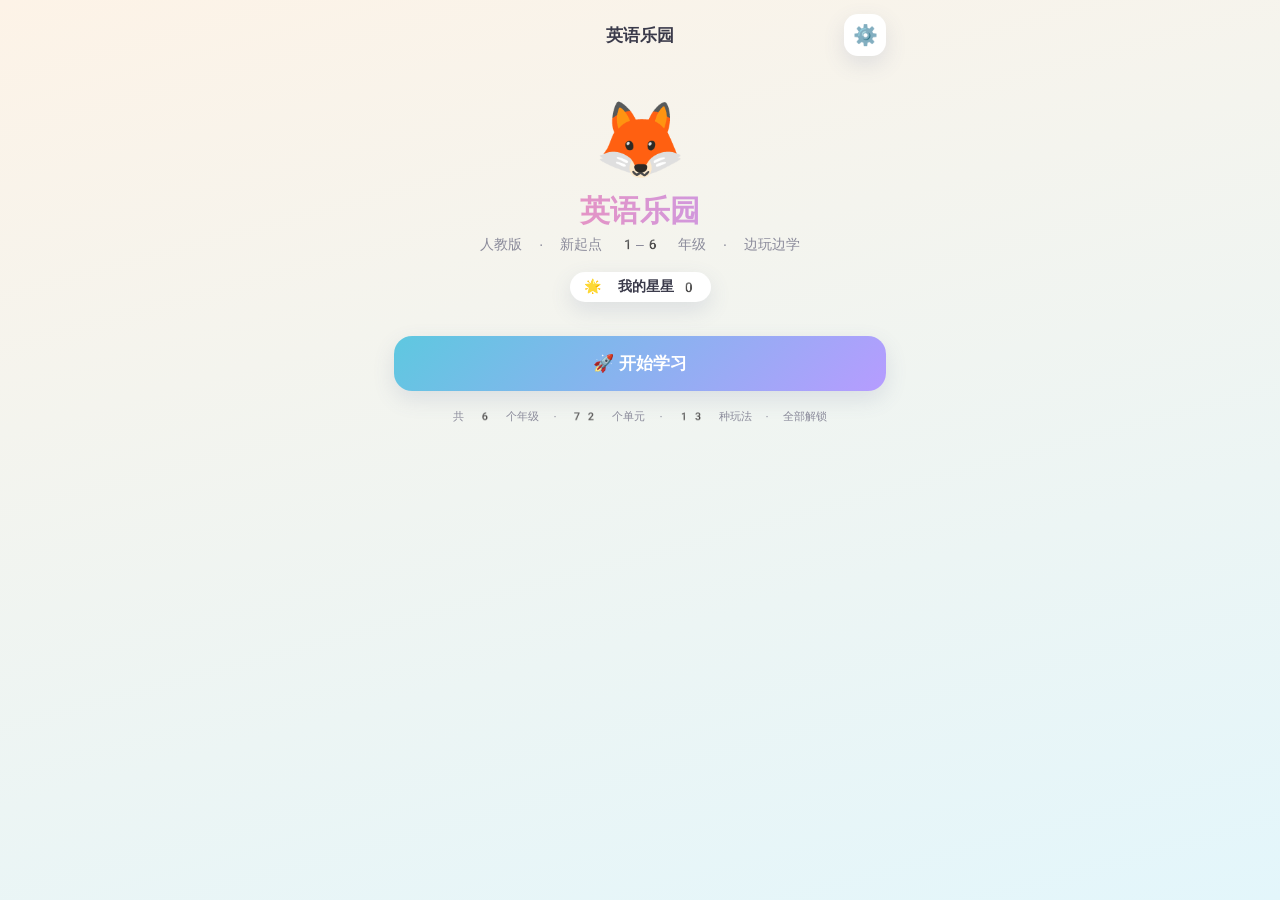
<file: index.html>
<!doctype html>
<html lang="zh-CN">
<head>
<meta charset="utf-8">
<meta name="viewport" content="width=device-width, initial-scale=1, maximum-scale=1, user-scalable=no">
<title>英语乐园 · 小学1-6年级 · 13种玩法</title>
<link rel="stylesheet" href="css/style.css">
</head>
<body>
<div id="app"></div>

<div id="settingsModal" class="modal hidden">
  <div class="modal-card">
    <h3>⚙️ 设置</h3>
    <div class="set-row"><label>🔊 英语发音</label><div id="ttsSwitch" class="switch on"></div></div>
    <div class="set-row"><label>语速</label><input id="rateRange" type="range" min="0.5" max="1.2" step="0.05" value="0.9"></div>
    <div class="set-row"><label>试听</label><button class="btn ghost" style="width:auto;padding:8px 16px" onclick="speak('Hello, welcome to English playground!')">🔊 播放</button></div>
    <button class="btn pink" style="margin-top:8px" onclick="closeSettings()">完成</button>
  </div>
</div>

<div id="toast" class="toast"></div>

<!-- 教材数据：人教版 新起点 1-6 年级（每年级一个文件） -->
<script src="js/data-g1.js"></script>
<script src="js/data-g2.js"></script>
<script src="js/data-g3.js"></script>
<script src="js/data-g4.js"></script>
<script src="js/data-g5.js"></script>
<script src="js/data-g6.js"></script>
<!-- 发音引擎：原生 TTS + 有道音频兜底（微信可用） -->
<script src="js/tts.js"></script>
<!-- 13 种玩法 -->
<script src="js/games.js"></script>
<!-- 主程序：状态、进度、导航、启动 -->
<script src="js/app.js"></script>
</body>
</html>
</file>
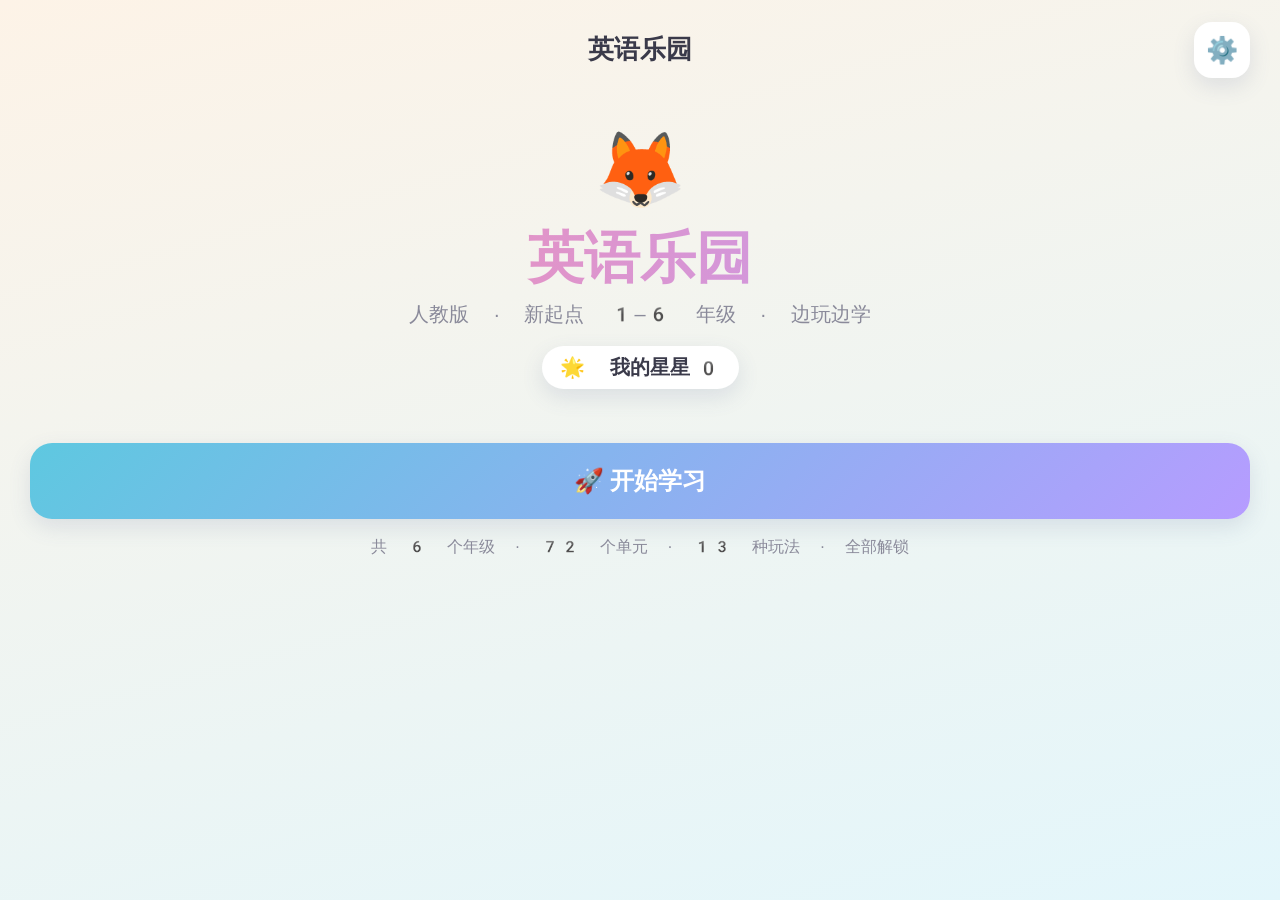
<file: android-app/app/src/main/assets/index.html>
<!doctype html>
<html lang="zh-CN">
<head>
<meta charset="utf-8">
<meta name="viewport" content="width=device-width, initial-scale=1, maximum-scale=1, user-scalable=no">
<title>英语乐园 · 小学1-6年级 · 13种玩法</title>
<link rel="stylesheet" href="css/style.css">
</head>
<body>
<div id="app"></div>

<div id="settingsModal" class="modal hidden">
  <div class="modal-card">
    <h3>⚙️ 设置</h3>
    <div class="set-row"><label>🔊 英语发音</label><div id="ttsSwitch" class="switch on"></div></div>
    <div class="set-row"><label>语速</label><input id="rateRange" type="range" min="0.5" max="1.2" step="0.05" value="0.9"></div>
    <div class="set-row"><label>试听</label><button class="btn ghost" style="width:auto;padding:8px 16px" onclick="speak('Hello, welcome to English playground!')">🔊 播放</button></div>
    <button class="btn pink" style="margin-top:8px" onclick="closeSettings()">完成</button>
  </div>
</div>

<div id="toast" class="toast"></div>

<!-- 教材数据：人教版 新起点 1-6 年级（每年级一个文件） -->
<script src="js/data-g1.js"></script>
<script src="js/data-g2.js"></script>
<script src="js/data-g3.js"></script>
<script src="js/data-g4.js"></script>
<script src="js/data-g5.js"></script>
<script src="js/data-g6.js"></script>
<!-- 发音引擎：原生 TTS + 有道音频兜底（微信可用） -->
<script src="js/tts.js"></script>
<!-- 13 种玩法 -->
<script src="js/games.js"></script>
<!-- 主程序：状态、进度、导航、启动 -->
<script src="js/app.js"></script>
<!-- 电视/机顶盒 D-pad 遥控适配（仅在 TV 模式启用，不影响手机/桌面） -->
<script src="js/tv.js"></script>
</body>
</html>
</file>
<file: css/style.css>
:root{
  --bg1:#fdf3e7; --bg2:#e3f6fb; --card:#ffffff; --ink:#3a3a4a; --sub:#8a8a9a;
  --pink:#ff8fa3; --blue:#5ec8e0; --yellow:#ffd166; --green:#7ed957; --purple:#b69cff;
  --shadow:0 8px 22px rgba(80,90,140,.14);
}
*{box-sizing:border-box;-webkit-tap-highlight-color:transparent}
html,body{margin:0;padding:0;height:100%}
body{
  font-family:-apple-system,BlinkMacSystemFont,"PingFang SC","Microsoft YaHei","Segoe UI Emoji","Apple Color Emoji","Noto Color Emoji",sans-serif;
  color:var(--ink);background:linear-gradient(165deg,var(--bg1),var(--bg2));
  min-height:100vh;display:flex;justify-content:center;
}
#app{width:100%;max-width:520px;min-height:100vh;padding:14px 14px 28px;position:relative}
.topbar{display:flex;align-items:center;gap:10px;margin-bottom:14px}
.topbar .back,.topbar .gear{
  width:42px;height:42px;border:none;border-radius:14px;background:#fff;box-shadow:var(--shadow);
  font-size:20px;cursor:pointer;display:flex;align-items:center;justify-content:center;flex:0 0 auto;
}
.topbar .title{flex:1;text-align:center;font-weight:800;font-size:17px;line-height:1.2}
.topbar .spacer{width:42px;flex:0 0 auto}
.hero{text-align:center;padding:26px 10px 10px}
.mascot{font-size:74px;animation:bob 2.4s ease-in-out infinite}
@keyframes bob{0%,100%{transform:translateY(0)}50%{transform:translateY(-8px)}}
.hero h1{font-size:30px;margin:8px 0 4px;background:linear-gradient(90deg,var(--pink),var(--purple));-webkit-background-clip:text;background-clip:text;color:transparent}
.hero p{color:var(--sub);margin:4px 0 18px;font-size:14px}
.stars-total{display:inline-flex;align-items:center;gap:6px;background:#fff;padding:6px 14px;border-radius:999px;box-shadow:var(--shadow);font-weight:700;font-size:14px}
.btn{
  border:none;border-radius:18px;padding:16px;font-size:17px;font-weight:700;color:#fff;cursor:pointer;
  background:linear-gradient(135deg,var(--blue),var(--purple));box-shadow:var(--shadow);width:100%;
  transition:transform .08s ease;
}
.btn:active{transform:scale(.97)}
.btn.pink{background:linear-gradient(135deg,var(--pink),#ff6f91)}
.btn.green{background:linear-gradient(135deg,var(--green),#3fc26b)}
.btn.ghost{background:#fff;color:var(--ink);box-shadow:var(--shadow)}
.grade-grid{display:grid;grid-template-columns:1fr 1fr;gap:14px;margin-top:8px}
.grade-card{background:var(--card);border-radius:22px;padding:18px 12px;box-shadow:var(--shadow);text-align:center;cursor:pointer;border:3px solid transparent;transition:transform .1s}
.grade-card:active{transform:scale(.97)}
.grade-card .g-emoji{font-size:46px}
.grade-card .g-name{font-weight:800;font-size:18px;margin-top:6px}
.grade-card .g-stars{color:var(--yellow);font-size:14px;margin-top:4px;font-weight:700}
.sec-title{font-size:16px;font-weight:800;margin:18px 4px 8px;display:flex;align-items:center;gap:8px}
.book-label{margin:14px 4px 6px;font-weight:800;color:var(--purple);font-size:15px}
.unit-grid{display:grid;grid-template-columns:1fr 1fr;gap:12px}
.unit-card{background:var(--card);border-radius:18px;padding:14px 12px;box-shadow:var(--shadow);cursor:pointer;position:relative;min-height:78px;display:flex;flex-direction:column;justify-content:center;transition:transform .1s}
.unit-card:active{transform:scale(.97)}
.unit-card .u-name{font-weight:700;font-size:13px;line-height:1.25}
.unit-card .u-stars{margin-top:6px;font-size:14px;letter-spacing:1px}
.mode-grid{display:grid;grid-template-columns:1fr 1fr;gap:12px;margin-top:10px}
.mode-card{background:var(--card);border-radius:20px;padding:14px 10px;box-shadow:var(--shadow);text-align:center;cursor:pointer;transition:transform .1s}
.mode-card:active{transform:scale(.97)}
.mode-card .m-icon{font-size:36px}
.mode-card .m-name{font-weight:800;font-size:15px;margin-top:5px}
.mode-card .m-desc{color:var(--sub);font-size:11px;margin-top:3px;line-height:1.3}
/* game */
.game-head{display:flex;align-items:center;justify-content:space-between;margin-bottom:10px;gap:8px}
.progress-pill{background:#fff;box-shadow:var(--shadow);border-radius:999px;padding:6px 14px;font-weight:700;font-size:14px}
.replay{width:46px;height:46px;border:none;border-radius:50%;background:#fff;box-shadow:var(--shadow);font-size:22px;cursor:pointer;flex:0 0 auto}
.big-emoji{font-size:96px;text-align:center;margin:6px 0 4px;filter:drop-shadow(0 6px 10px rgba(0,0,0,.08))}
.big-word{text-align:center;font-size:34px;font-weight:800;letter-spacing:1px;margin:6px 0}
.prompt{text-align:center;color:var(--sub);font-size:15px;margin-bottom:12px}
.options{display:grid;grid-template-columns:1fr 1fr;gap:12px}
.opt{background:var(--card);border-radius:18px;padding:16px 8px;box-shadow:var(--shadow);text-align:center;cursor:pointer;border:3px solid transparent;min-height:84px;display:flex;flex-direction:column;align-items:center;justify-content:center;gap:6px;font-size:22px;font-weight:700;transition:transform .08s}
.opt:active{transform:scale(.96)}
.opt .opt-zh{font-size:12px;color:var(--sub);font-weight:600}
.opt.opt-text{font-size:16px;line-height:1.3;padding:14px 10px}
.opt.correct{border-color:var(--green);background:#eafbe7}
.opt.wrong{border-color:var(--pink);background:#ffeef1;animation:shake .4s}
@keyframes shake{0%,100%{transform:translateX(0)}25%{transform:translateX(-6px)}75%{transform:translateX(6px)}}
.feedback{text-align:center;font-size:16px;font-weight:800;min-height:24px;margin-top:10px}
.feedback.ok{color:#3fc26b}.feedback.no{color:#ff6f91}
/* spelling */
.answer-box{min-height:56px;background:#fff;border-radius:16px;box-shadow:var(--shadow);display:flex;align-items:center;justify-content:center;gap:6px;flex-wrap:wrap;padding:8px;margin:6px 0 14px;font-size:26px;font-weight:800;letter-spacing:2px}
.tiles{display:flex;flex-wrap:wrap;gap:10px;justify-content:center}
.tile{width:46px;height:52px;border-radius:14px;background:linear-gradient(135deg,var(--blue),var(--purple));color:#fff;font-size:24px;font-weight:800;display:flex;align-items:center;justify-content:center;cursor:pointer;box-shadow:var(--shadow)}
.tile:active{transform:scale(.92)}
.tile.used{visibility:hidden}
/* memory */
.mem-grid{display:grid;grid-template-columns:repeat(4,1fr);gap:10px}
.mem-card{aspect-ratio:1/1;background:linear-gradient(135deg,var(--yellow),#ffb347);border-radius:16px;display:flex;align-items:center;justify-content:center;font-size:30px;cursor:pointer;box-shadow:var(--shadow);user-select:none;transition:transform .1s}
.mem-card:active{transform:scale(.95)}
.mem-card.flipped{background:#fff}
.mem-card.matched{background:#eafbe7;opacity:.7;pointer-events:none}
.mem-card .face{display:none}
.mem-card.flipped .face,.mem-card.matched .face{display:flex}
.mem-card .back{font-size:26px}
.mem-card.flipped .back,.mem-card.matched .back{display:none}
/* read */
.read-score{font-size:54px;font-weight:800;text-align:center;margin:4px 0}
.mic-btn{width:96px;height:96px;border-radius:50%;border:none;background:linear-gradient(135deg,var(--pink),#ff6f91);color:#fff;font-size:42px;cursor:pointer;box-shadow:var(--shadow);display:block;margin:14px auto}
.mic-btn.listening{background:linear-gradient(135deg,var(--green),#3fc26b);animation:flash .6s infinite}
@keyframes flash{0%,100%{opacity:1}50%{opacity:.6}}
.read-hint{text-align:center;color:var(--sub);font-size:14px;min-height:20px}
/* sentence building */
.sent-slots{min-height:64px;background:#fff;border-radius:16px;box-shadow:var(--shadow);padding:10px;display:flex;flex-wrap:wrap;gap:8px;align-items:center;justify-content:center;margin:6px 0 12px}
.sent-slots .sw{background:linear-gradient(135deg,var(--blue),var(--purple));color:#fff;border-radius:12px;padding:8px 12px;font-weight:800;font-size:16px;cursor:pointer}
.sent-bank{display:flex;flex-wrap:wrap;gap:8px;justify-content:center}
.sent-bank .bw{background:#fff;box-shadow:var(--shadow);border-radius:12px;padding:9px 13px;font-weight:700;font-size:16px;cursor:pointer}
.sent-bank .bw.used{visibility:hidden}
.sent-zh{text-align:center;color:var(--sub);font-size:14px;margin:8px 0}
/* buckets (分类) */
.buckets{display:grid;grid-template-columns:1fr 1fr 1fr;gap:10px;margin:12px 0}
.bucket{background:#fff;border-radius:16px;box-shadow:var(--shadow);padding:10px 6px;text-align:center;cursor:pointer;min-height:86px;border:3px dashed #dfe3f0;display:flex;flex-direction:column;align-items:center;justify-content:center;gap:4px}
.bucket .bk-emoji{font-size:22px}
.bucket .bk-name{font-weight:800;font-size:12px;line-height:1.2}
.bucket .bk-count{font-size:11px;color:var(--sub);font-weight:700}
.bucket.active{border-color:var(--purple);background:#f6f2ff}
.bucket.hit{border-color:var(--green);background:#eafbe7}
.bucket.miss{border-color:var(--pink);background:#ffeef1}
.word-pool{display:flex;flex-wrap:wrap;gap:8px;justify-content:center;margin:10px 0}
.wp-item{background:#fff;box-shadow:var(--shadow);border-radius:12px;padding:8px 12px;font-weight:700;cursor:pointer;font-size:15px}
.wp-item.sel{background:linear-gradient(135deg,var(--blue),var(--purple));color:#fff}
.wp-item.gone{visibility:hidden}
/* 消消乐 */
.xgrid{display:grid;grid-template-columns:repeat(4,1fr);gap:9px}
.xcell{aspect-ratio:1/1.1;background:#fff;border-radius:14px;box-shadow:var(--shadow);display:flex;flex-direction:column;align-items:center;justify-content:center;gap:2px;cursor:pointer;font-size:26px;padding:4px;border:3px solid transparent;transition:transform .1s}
.xcell:active{transform:scale(.95)}
.xcell .cx{font-size:11px;font-weight:800;text-align:center;line-height:1.1;word-break:break-word}
.xcell.sel{border-color:var(--purple);background:#f6f2ff}
.xcell.gone{opacity:0;pointer-events:none;transform:scale(.6)}
/* 限时挑战 */
.timer-wrap{height:12px;background:#fff;border-radius:999px;box-shadow:var(--shadow);overflow:hidden;margin:6px 0 10px}
.timer-bar{height:100%;width:100%;background:linear-gradient(90deg,var(--green),var(--yellow));transition:width .2s linear}
.timer-bar.low{background:linear-gradient(90deg,var(--pink),#ff6f91)}
.combo{text-align:center;font-weight:800;color:var(--pink);min-height:22px;font-size:15px}
/* 对话 */
.dlg{display:flex;flex-direction:column;gap:10px;margin:8px 0 12px}
.bubble{max-width:88%;padding:12px 14px;border-radius:16px;font-size:15px;line-height:1.35;font-weight:600;box-shadow:var(--shadow)}
.bubble.a{background:#fff;align-self:flex-start;border-bottom-left-radius:4px}
.bubble.b{background:linear-gradient(135deg,var(--blue),var(--purple));color:#fff;align-self:flex-end;border-bottom-right-radius:4px}
.bubble .who{font-size:11px;opacity:.7;display:block;margin-bottom:3px}
/* result */
.result-stars{font-size:56px;text-align:center;letter-spacing:6px;margin:10px 0}
.result-box{background:#fff;border-radius:24px;box-shadow:var(--shadow);padding:24px 18px;text-align:center;margin-top:10px}
.row{display:flex;gap:12px;margin-top:16px}
.row .btn{flex:1}
.best{color:var(--sub);font-size:13px;margin-top:6px;font-weight:700}
/* modal */
.modal{position:fixed;inset:0;background:rgba(40,40,60,.45);display:flex;align-items:center;justify-content:center;padding:20px;z-index:50}
.modal.hidden{display:none}
.modal-card{background:#fff;border-radius:22px;padding:22px;width:100%;max-width:360px;box-shadow:var(--shadow)}
.modal-card h3{margin:0 0 14px;text-align:center}
.set-row{display:flex;align-items:center;justify-content:space-between;margin:14px 0}
.set-row label{font-weight:700}
.switch{width:52px;height:30px;border-radius:999px;background:#ccc;position:relative;cursor:pointer;transition:background .2s}
.switch.on{background:var(--green)}
.switch::after{content:"";position:absolute;top:3px;left:3px;width:24px;height:24px;border-radius:50%;background:#fff;transition:left .2s}
.switch.on::after{left:25px}
input[type=range]{width:150px}
.toast{position:fixed;left:50%;top:18%;transform:translateX(-50%) scale(.8);background:rgba(40,40,60,.9);color:#fff;padding:10px 18px;border-radius:14px;font-weight:700;opacity:0;transition:.2s;z-index:60;pointer-events:none}
.toast.show{opacity:1;transform:translateX(-50%) scale(1)}
.hidden{display:none!important}
.foot{text-align:center;color:var(--sub);font-size:11px;margin-top:18px}
</file>
<file: android-app/app/src/main/assets/css/style.css>
:root{
  --bg1:#fdf3e7; --bg2:#e3f6fb; --card:#ffffff; --ink:#3a3a4a; --sub:#8a8a9a;
  --pink:#ff8fa3; --blue:#5ec8e0; --yellow:#ffd166; --green:#7ed957; --purple:#b69cff;
  --shadow:0 8px 22px rgba(80,90,140,.14);
}
*{box-sizing:border-box;-webkit-tap-highlight-color:transparent}
html,body{margin:0;padding:0;height:100%}
body{
  font-family:-apple-system,BlinkMacSystemFont,"PingFang SC","Microsoft YaHei","Segoe UI Emoji","Apple Color Emoji","Noto Color Emoji",sans-serif;
  color:var(--ink);background:linear-gradient(165deg,var(--bg1),var(--bg2));
  min-height:100vh;display:flex;justify-content:center;
}
#app{width:100%;max-width:520px;min-height:100vh;padding:14px 14px 28px;position:relative}
.topbar{display:flex;align-items:center;gap:10px;margin-bottom:14px}
.topbar .back,.topbar .gear{
  width:42px;height:42px;border:none;border-radius:14px;background:#fff;box-shadow:var(--shadow);
  font-size:20px;cursor:pointer;display:flex;align-items:center;justify-content:center;flex:0 0 auto;
}
.topbar .title{flex:1;text-align:center;font-weight:800;font-size:17px;line-height:1.2}
.topbar .spacer{width:42px;flex:0 0 auto}
.hero{text-align:center;padding:26px 10px 10px}
.mascot{font-size:74px;animation:bob 2.4s ease-in-out infinite}
@keyframes bob{0%,100%{transform:translateY(0)}50%{transform:translateY(-8px)}}
.hero h1{font-size:30px;margin:8px 0 4px;background:linear-gradient(90deg,var(--pink),var(--purple));-webkit-background-clip:text;background-clip:text;color:transparent}
.hero p{color:var(--sub);margin:4px 0 18px;font-size:14px}
.stars-total{display:inline-flex;align-items:center;gap:6px;background:#fff;padding:6px 14px;border-radius:999px;box-shadow:var(--shadow);font-weight:700;font-size:14px}
.btn{
  border:none;border-radius:18px;padding:16px;font-size:17px;font-weight:700;color:#fff;cursor:pointer;
  background:linear-gradient(135deg,var(--blue),var(--purple));box-shadow:var(--shadow);width:100%;
  transition:transform .08s ease;
}
.btn:active{transform:scale(.97)}
.btn.pink{background:linear-gradient(135deg,var(--pink),#ff6f91)}
.btn.green{background:linear-gradient(135deg,var(--green),#3fc26b)}
.btn.ghost{background:#fff;color:var(--ink);box-shadow:var(--shadow)}
.grade-grid{display:grid;grid-template-columns:1fr 1fr;gap:14px;margin-top:8px}
.grade-card{background:var(--card);border-radius:22px;padding:18px 12px;box-shadow:var(--shadow);text-align:center;cursor:pointer;border:3px solid transparent;transition:transform .1s}
.grade-card:active{transform:scale(.97)}
.grade-card .g-emoji{font-size:46px}
.grade-card .g-name{font-weight:800;font-size:18px;margin-top:6px}
.grade-card .g-stars{color:var(--yellow);font-size:14px;margin-top:4px;font-weight:700}
.sec-title{font-size:16px;font-weight:800;margin:18px 4px 8px;display:flex;align-items:center;gap:8px}
.book-label{margin:14px 4px 6px;font-weight:800;color:var(--purple);font-size:15px}
.unit-grid{display:grid;grid-template-columns:1fr 1fr;gap:12px}
.unit-card{background:var(--card);border-radius:18px;padding:14px 12px;box-shadow:var(--shadow);cursor:pointer;position:relative;min-height:78px;display:flex;flex-direction:column;justify-content:center;transition:transform .1s}
.unit-card:active{transform:scale(.97)}
.unit-card .u-name{font-weight:700;font-size:13px;line-height:1.25}
.unit-card .u-stars{margin-top:6px;font-size:14px;letter-spacing:1px}
.mode-grid{display:grid;grid-template-columns:1fr 1fr;gap:12px;margin-top:10px}
.mode-card{background:var(--card);border-radius:20px;padding:14px 10px;box-shadow:var(--shadow);text-align:center;cursor:pointer;transition:transform .1s}
.mode-card:active{transform:scale(.97)}
.mode-card .m-icon{font-size:36px}
.mode-card .m-name{font-weight:800;font-size:15px;margin-top:5px}
.mode-card .m-desc{color:var(--sub);font-size:11px;margin-top:3px;line-height:1.3}
/* game */
.game-head{display:flex;align-items:center;justify-content:space-between;margin-bottom:10px;gap:8px}
.progress-pill{background:#fff;box-shadow:var(--shadow);border-radius:999px;padding:6px 14px;font-weight:700;font-size:14px}
.replay{width:46px;height:46px;border:none;border-radius:50%;background:#fff;box-shadow:var(--shadow);font-size:22px;cursor:pointer;flex:0 0 auto}
.big-emoji{font-size:96px;text-align:center;margin:6px 0 4px;filter:drop-shadow(0 6px 10px rgba(0,0,0,.08))}
.big-word{text-align:center;font-size:34px;font-weight:800;letter-spacing:1px;margin:6px 0}
.prompt{text-align:center;color:var(--sub);font-size:15px;margin-bottom:12px}
.options{display:grid;grid-template-columns:1fr 1fr;gap:12px}
.opt{background:var(--card);border-radius:18px;padding:16px 8px;box-shadow:var(--shadow);text-align:center;cursor:pointer;border:3px solid transparent;min-height:84px;display:flex;flex-direction:column;align-items:center;justify-content:center;gap:6px;font-size:22px;font-weight:700;transition:transform .08s}
.opt:active{transform:scale(.96)}
.opt .opt-zh{font-size:12px;color:var(--sub);font-weight:600}
.opt.opt-text{font-size:16px;line-height:1.3;padding:14px 10px}
.opt.correct{border-color:var(--green);background:#eafbe7}
.opt.wrong{border-color:var(--pink);background:#ffeef1;animation:shake .4s}
@keyframes shake{0%,100%{transform:translateX(0)}25%{transform:translateX(-6px)}75%{transform:translateX(6px)}}
.feedback{text-align:center;font-size:16px;font-weight:800;min-height:24px;margin-top:10px}
.feedback.ok{color:#3fc26b}.feedback.no{color:#ff6f91}
/* spelling */
.answer-box{min-height:56px;background:#fff;border-radius:16px;box-shadow:var(--shadow);display:flex;align-items:center;justify-content:center;gap:6px;flex-wrap:wrap;padding:8px;margin:6px 0 14px;font-size:26px;font-weight:800;letter-spacing:2px}
.tiles{display:flex;flex-wrap:wrap;gap:10px;justify-content:center}
.tile{width:46px;height:52px;border-radius:14px;background:linear-gradient(135deg,var(--blue),var(--purple));color:#fff;font-size:24px;font-weight:800;display:flex;align-items:center;justify-content:center;cursor:pointer;box-shadow:var(--shadow)}
.tile:active{transform:scale(.92)}
.tile.used{visibility:hidden}
/* memory */
.mem-grid{display:grid;grid-template-columns:repeat(4,1fr);gap:10px}
.mem-card{aspect-ratio:1/1;background:linear-gradient(135deg,var(--yellow),#ffb347);border-radius:16px;display:flex;align-items:center;justify-content:center;font-size:30px;cursor:pointer;box-shadow:var(--shadow);user-select:none;transition:transform .1s}
.mem-card:active{transform:scale(.95)}
.mem-card.flipped{background:#fff}
.mem-card.matched{background:#eafbe7;opacity:.7;pointer-events:none}
.mem-card .face{display:none}
.mem-card.flipped .face,.mem-card.matched .face{display:flex}
.mem-card .back{font-size:26px}
.mem-card.flipped .back,.mem-card.matched .back{display:none}
/* read */
.read-score{font-size:54px;font-weight:800;text-align:center;margin:4px 0}
.mic-btn{width:96px;height:96px;border-radius:50%;border:none;background:linear-gradient(135deg,var(--pink),#ff6f91);color:#fff;font-size:42px;cursor:pointer;box-shadow:var(--shadow);display:block;margin:14px auto}
.mic-btn.listening{background:linear-gradient(135deg,var(--green),#3fc26b);animation:flash .6s infinite}
@keyframes flash{0%,100%{opacity:1}50%{opacity:.6}}
.read-hint{text-align:center;color:var(--sub);font-size:14px;min-height:20px}
/* sentence building */
.sent-slots{min-height:64px;background:#fff;border-radius:16px;box-shadow:var(--shadow);padding:10px;display:flex;flex-wrap:wrap;gap:8px;align-items:center;justify-content:center;margin:6px 0 12px}
.sent-slots .sw{background:linear-gradient(135deg,var(--blue),var(--purple));color:#fff;border-radius:12px;padding:8px 12px;font-weight:800;font-size:16px;cursor:pointer}
.sent-bank{display:flex;flex-wrap:wrap;gap:8px;justify-content:center}
.sent-bank .bw{background:#fff;box-shadow:var(--shadow);border-radius:12px;padding:9px 13px;font-weight:700;font-size:16px;cursor:pointer}
.sent-bank .bw.used{visibility:hidden}
.sent-zh{text-align:center;color:var(--sub);font-size:14px;margin:8px 0}
/* buckets (分类) */
.buckets{display:grid;grid-template-columns:1fr 1fr 1fr;gap:10px;margin:12px 0}
.bucket{background:#fff;border-radius:16px;box-shadow:var(--shadow);padding:10px 6px;text-align:center;cursor:pointer;min-height:86px;border:3px dashed #dfe3f0;display:flex;flex-direction:column;align-items:center;justify-content:center;gap:4px}
.bucket .bk-emoji{font-size:22px}
.bucket .bk-name{font-weight:800;font-size:12px;line-height:1.2}
.bucket .bk-count{font-size:11px;color:var(--sub);font-weight:700}
.bucket.active{border-color:var(--purple);background:#f6f2ff}
.bucket.hit{border-color:var(--green);background:#eafbe7}
.bucket.miss{border-color:var(--pink);background:#ffeef1}
.word-pool{display:flex;flex-wrap:wrap;gap:8px;justify-content:center;margin:10px 0}
.wp-item{background:#fff;box-shadow:var(--shadow);border-radius:12px;padding:8px 12px;font-weight:700;cursor:pointer;font-size:15px}
.wp-item.sel{background:linear-gradient(135deg,var(--blue),var(--purple));color:#fff}
.wp-item.gone{visibility:hidden}
/* 消消乐 */
.xgrid{display:grid;grid-template-columns:repeat(4,1fr);gap:9px}
.xcell{aspect-ratio:1/1.1;background:#fff;border-radius:14px;box-shadow:var(--shadow);display:flex;flex-direction:column;align-items:center;justify-content:center;gap:2px;cursor:pointer;font-size:26px;padding:4px;border:3px solid transparent;transition:transform .1s}
.xcell:active{transform:scale(.95)}
.xcell .cx{font-size:11px;font-weight:800;text-align:center;line-height:1.1;word-break:break-word}
.xcell.sel{border-color:var(--purple);background:#f6f2ff}
.xcell.gone{opacity:0;pointer-events:none;transform:scale(.6)}
/* 限时挑战 */
.timer-wrap{height:12px;background:#fff;border-radius:999px;box-shadow:var(--shadow);overflow:hidden;margin:6px 0 10px}
.timer-bar{height:100%;width:100%;background:linear-gradient(90deg,var(--green),var(--yellow));transition:width .2s linear}
.timer-bar.low{background:linear-gradient(90deg,var(--pink),#ff6f91)}
.combo{text-align:center;font-weight:800;color:var(--pink);min-height:22px;font-size:15px}
/* 对话 */
.dlg{display:flex;flex-direction:column;gap:10px;margin:8px 0 12px}
.bubble{max-width:88%;padding:12px 14px;border-radius:16px;font-size:15px;line-height:1.35;font-weight:600;box-shadow:var(--shadow)}
.bubble.a{background:#fff;align-self:flex-start;border-bottom-left-radius:4px}
.bubble.b{background:linear-gradient(135deg,var(--blue),var(--purple));color:#fff;align-self:flex-end;border-bottom-right-radius:4px}
.bubble .who{font-size:11px;opacity:.7;display:block;margin-bottom:3px}
/* result */
.result-stars{font-size:56px;text-align:center;letter-spacing:6px;margin:10px 0}
.result-box{background:#fff;border-radius:24px;box-shadow:var(--shadow);padding:24px 18px;text-align:center;margin-top:10px}
.row{display:flex;gap:12px;margin-top:16px}
.row .btn{flex:1}
.best{color:var(--sub);font-size:13px;margin-top:6px;font-weight:700}
/* modal */
.modal{position:fixed;inset:0;background:rgba(40,40,60,.45);display:flex;align-items:center;justify-content:center;padding:20px;z-index:50}
.modal.hidden{display:none}
.modal-card{background:#fff;border-radius:22px;padding:22px;width:100%;max-width:360px;box-shadow:var(--shadow)}
.modal-card h3{margin:0 0 14px;text-align:center}
.set-row{display:flex;align-items:center;justify-content:space-between;margin:14px 0}
.set-row label{font-weight:700}
.switch{width:52px;height:30px;border-radius:999px;background:#ccc;position:relative;cursor:pointer;transition:background .2s}
.switch.on{background:var(--green)}
.switch::after{content:"";position:absolute;top:3px;left:3px;width:24px;height:24px;border-radius:50%;background:#fff;transition:left .2s}
.switch.on::after{left:25px}
input[type=range]{width:150px}
.toast{position:fixed;left:50%;top:18%;transform:translateX(-50%) scale(.8);background:rgba(40,40,60,.9);color:#fff;padding:10px 18px;border-radius:14px;font-weight:700;opacity:0;transition:.2s;z-index:60;pointer-events:none}
.toast.show{opacity:1;transform:translateX(-50%) scale(1)}
.hidden{display:none!important}
.foot{text-align:center;color:var(--sub);font-size:11px;margin-top:18px}

/* ===================== 电视 / 机顶盒模式 ===================== */
/* 横屏大屏：放宽宽度、放大字号与网格列数、提高对比度（手机/桌面不触发） */
@media (min-width: 900px), (orientation: landscape) {
  #app { max-width: 100%; padding: 22px 30px 40px; }
  body { font-size: 20px; }
  .topbar { margin-bottom: 18px; }
  .topbar .back, .topbar .gear { width: 56px; height: 56px; font-size: 26px; border-radius: 18px; }
  .topbar .title { font-size: 26px; }
  .topbar .spacer { width: 56px; }
  .hero { padding: 30px 10px; }
  .hero h1 { font-size: 56px; }
  .hero p { font-size: 20px; }
  .stars-total, .progress-pill { font-size: 20px; padding: 8px 18px; }
  .sec-title { font-size: 26px; margin: 22px 6px 12px; }
  .book-label { font-size: 22px; }
  .grade-grid, .mode-grid { grid-template-columns: repeat(4, 1fr); gap: 18px; }
  .unit-grid { grid-template-columns: repeat(4, 1fr); gap: 16px; }
  .grade-card .g-emoji { font-size: 64px; }
  .grade-card .g-name { font-size: 24px; }
  .grade-card .g-stars { font-size: 18px; }
  .mode-card .m-icon { font-size: 48px; }
  .mode-card .m-name { font-size: 22px; }
  .mode-card .m-desc { font-size: 15px; }
  .options { grid-template-columns: repeat(2, 1fr); gap: 18px; }
  .opt { font-size: 30px; min-height: 120px; padding: 22px 10px; }
  .opt .opt-zh { font-size: 18px; }
  .btn { font-size: 24px; padding: 22px; border-radius: 22px; }
  .big-emoji { font-size: 140px; }
  .big-word { font-size: 52px; }
  .prompt { font-size: 22px; }
  .replay { width: 60px; height: 60px; font-size: 28px; }
  .tile { width: 64px; height: 72px; font-size: 34px; border-radius: 18px; }
  .mem-grid { gap: 16px; }
  .mem-card { font-size: 44px; }
  .sent-slots { min-height: 90px; padding: 16px; }
  .sent-slots .sw, .sent-bank .bw { font-size: 24px; padding: 12px 18px; border-radius: 16px; }
  .buckets { gap: 16px; }
  .bucket { min-height: 130px; }
  .bucket .bk-name { font-size: 18px; }
  .wp-item { font-size: 22px; padding: 12px 18px; border-radius: 16px; }
  .xgrid { gap: 16px; }
  .xcell { font-size: 38px; }
  .xcell .cx { font-size: 16px; }
  .dlg .bubble { font-size: 22px; padding: 16px 20px; }
  .result-stars { font-size: 80px; }
  .result-box { padding: 36px 26px; }
  .modal-card { max-width: 520px; padding: 32px; }
  .modal-card h3 { font-size: 26px; }
  .set-row { font-size: 22px; margin: 20px 0; }
  input[type=range] { width: 260px; height: 28px; }
  .foot { font-size: 16px; }
}
/* 遥控器焦点描边：方向键选中时清晰可见（仅 TV 模式生效，比手机更夸张） */
body.tv [tabindex]:focus,
body.tv button:focus,
body.tv a:focus,
body.tv input:focus,
body.tv select:focus {
  outline: none;
  box-shadow: 0 0 0 7px #ffd400, 0 0 22px 6px rgba(255,212,0,.75), var(--shadow);
  transform: scale(1.12);
  position: relative;
  z-index: 5;
}
/* 选中态：与瞬时聚焦光晕区分，呈现"当前已选"的持久高亮（仅 TV） */
body.tv .selected,
body.tv .opt.correct,
body.tv .opt.wrong {
  outline: none;
  box-shadow: 0 0 0 4px #2bb673, 0 0 16px 2px rgba(43,182,115,.55);
  transform: scale(1.04);
}
/* 开关：放大 + 强描边 + ON/OFF 文字（仅 TV，远处也看得清） */
body.tv .switch { width: 92px; height: 50px; border-radius: 999px; box-shadow: 0 0 0 2px rgba(0,0,0,.18); }
body.tv .switch::after { width: 42px; height: 42px; top: 4px; left: 4px; }
body.tv .switch.on::after { left: 46px; }
body.tv .switch::before { content: "关"; position: absolute; right: 12px; top: 50%; transform: translateY(-50%); font-size: 16px; font-weight: 700; color: #fff; }
body.tv .switch.on::before { content: "开"; left: 12px; right: auto; }
body.tv .switch:focus { box-shadow: 0 0 0 7px #ffd400, 0 0 22px 6px rgba(255,212,0,.75); transform: scale(1.12); }
/* 图标远距离再放大（仅 TV） */
body.tv .grade-card .g-emoji { font-size: 80px; }
body.tv .mode-card .m-icon { font-size: 64px; }
body.tv .big-emoji { font-size: 170px; }
</file>
